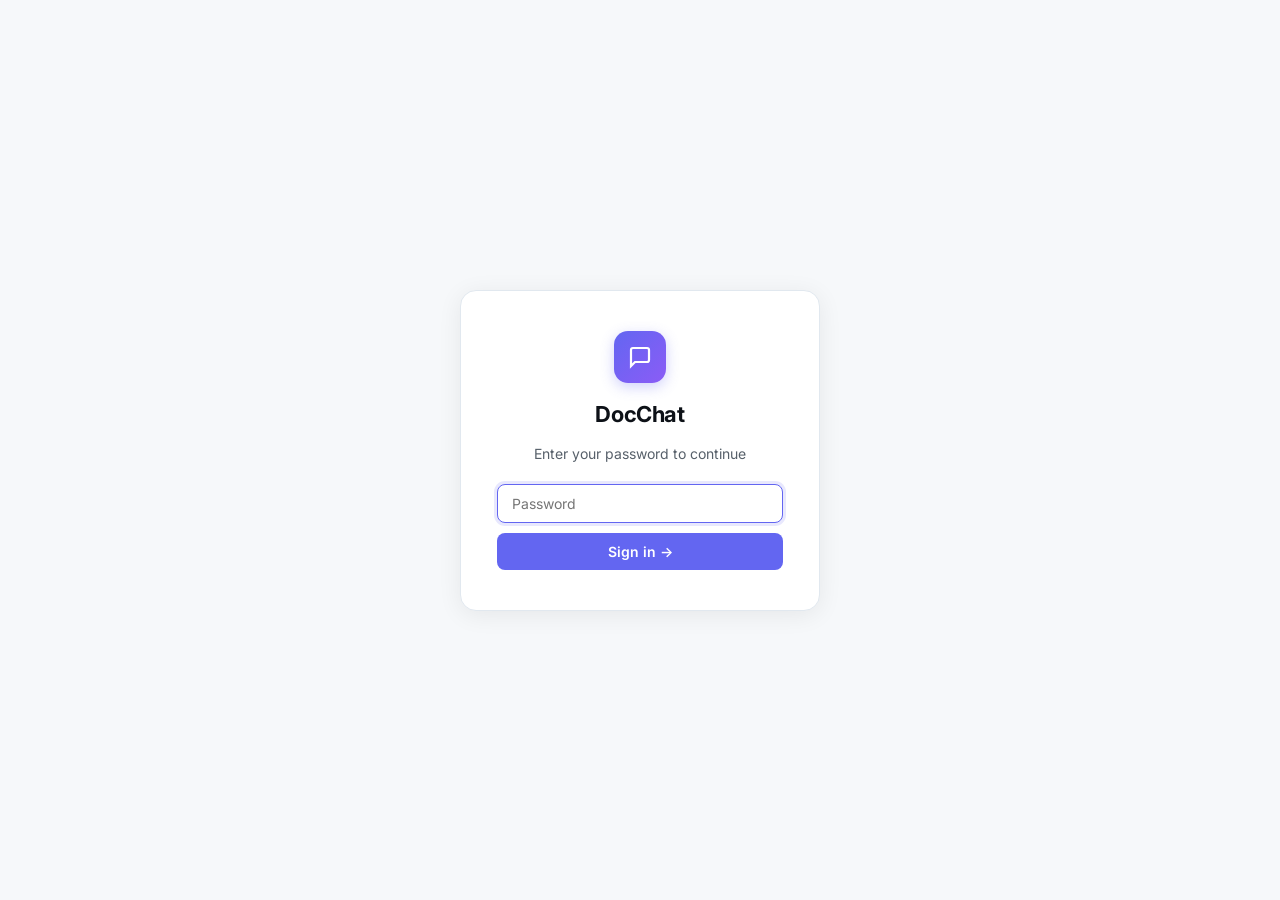
<file: static/login.html>
<!DOCTYPE html>
<html lang="en">
<head>
  <meta charset="UTF-8">
  <meta name="viewport" content="width=device-width, initial-scale=1.0">
  <title>DocChat — Sign In</title>
  <link rel="preconnect" href="https://fonts.googleapis.com">
  <link href="https://fonts.googleapis.com/css2?family=Inter:wght@400;500;600;700&display=swap" rel="stylesheet">
  <style>
    *, *::before, *::after { box-sizing: border-box; margin: 0; padding: 0; }
    body {
      font-family: 'Inter', -apple-system, sans-serif;
      background: #F6F8FA;
      min-height: 100vh;
      display: flex;
      align-items: center;
      justify-content: center;
      color: #0D1117;
      -webkit-font-smoothing: antialiased;
    }
    .card {
      background: #fff;
      border: 1px solid #E1E8EF;
      border-radius: 16px;
      padding: 40px 36px;
      width: 100%;
      max-width: 360px;
      box-shadow: 0 4px 24px rgba(0,0,0,0.07);
      display: flex;
      flex-direction: column;
      align-items: center;
      gap: 18px;
    }
    .logo {
      width: 52px; height: 52px;
      background: linear-gradient(135deg, #6366F1, #8B5CF6);
      border-radius: 14px;
      display: flex; align-items: center; justify-content: center;
      color: #fff;
      box-shadow: 0 4px 14px rgba(99,102,241,0.3);
    }
    h1 { font-size: 22px; font-weight: 700; letter-spacing: -0.4px; }
    .subtitle { font-size: 14px; color: #57606A; text-align: center; }
    form { width: 100%; display: flex; flex-direction: column; gap: 10px; margin-top: 4px; }
    input[type="password"] {
      width: 100%;
      padding: 10px 14px;
      border: 1.5px solid #E1E8EF;
      border-radius: 8px;
      font-family: 'Inter', sans-serif;
      font-size: 14px;
      color: #0D1117;
      outline: none;
      transition: border-color .2s, box-shadow .2s;
    }
    input[type="password"]:focus {
      border-color: #6366F1;
      box-shadow: 0 0 0 3px rgba(99,102,241,0.15);
    }
    button {
      width: 100%;
      padding: 10px;
      background: #6366F1;
      color: #fff;
      border: none;
      border-radius: 8px;
      font-family: 'Inter', sans-serif;
      font-size: 14px;
      font-weight: 600;
      cursor: pointer;
      transition: background .15s, transform .12s;
    }
    button:hover  { background: #4F46E5; transform: translateY(-1px); }
    button:active { transform: translateY(0); }
    .error {
      width: 100%;
      padding: 9px 12px;
      background: rgba(239,68,68,0.08);
      color: #DC2626;
      border: 1px solid rgba(239,68,68,0.2);
      border-radius: 8px;
      font-size: 13px;
      text-align: center;
      display: none;
    }
  </style>
</head>
<body>
  <div class="card">
    <div class="logo">
      <svg width="24" height="24" viewBox="0 0 24 24" fill="none" stroke="currentColor" stroke-width="2.2">
        <path d="M21 15a2 2 0 0 1-2 2H7l-4 4V5a2 2 0 0 1 2-2h14a2 2 0 0 1 2 2z"/>
      </svg>
    </div>
    <h1>DocChat</h1>
    <p class="subtitle">Enter your password to continue</p>
    <div class="error" id="errMsg">Incorrect password — try again</div>
    <form method="POST" action="/login">
      <input type="password" name="password" placeholder="Password"
             autofocus autocomplete="current-password">
      <button type="submit">Sign in →</button>
    </form>
  </div>
  <script>
    if (new URLSearchParams(location.search).get('error'))
      document.getElementById('errMsg').style.display = 'block';
  </script>
</body>
</html>
</file>
